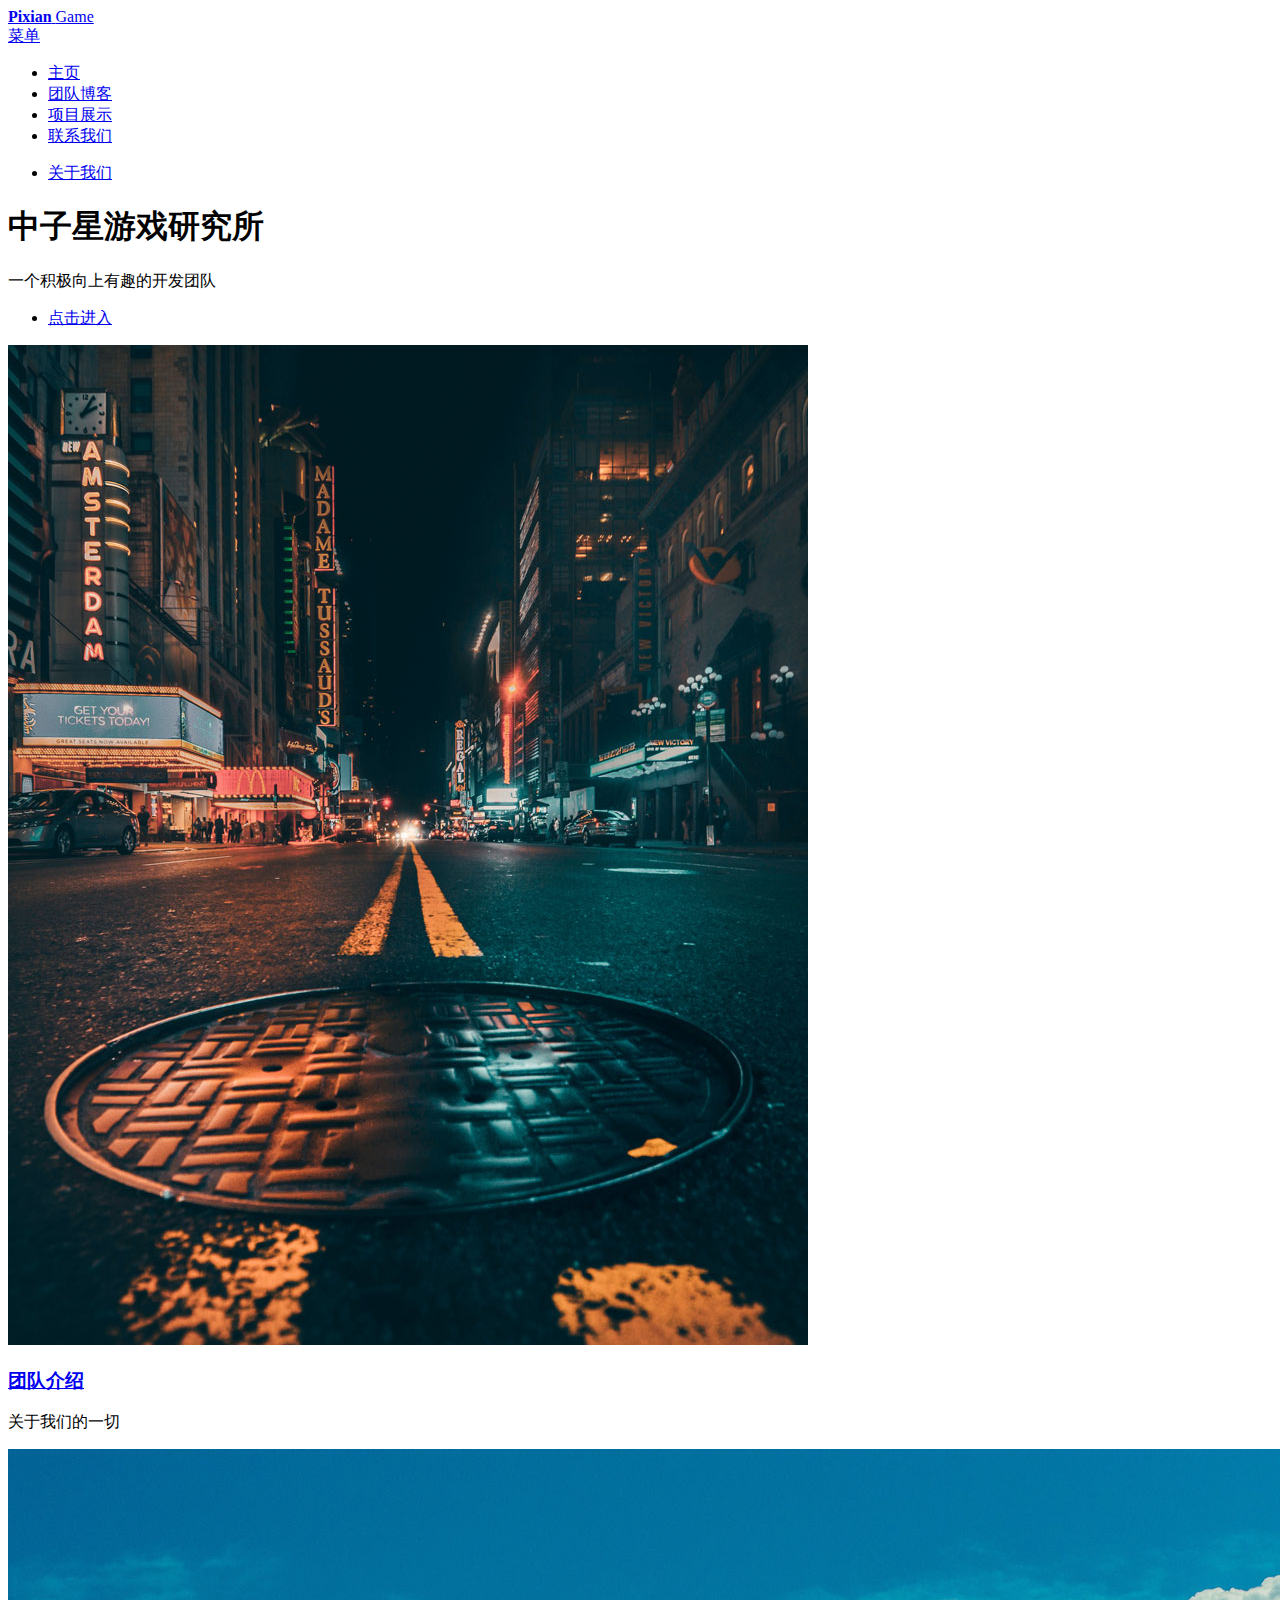
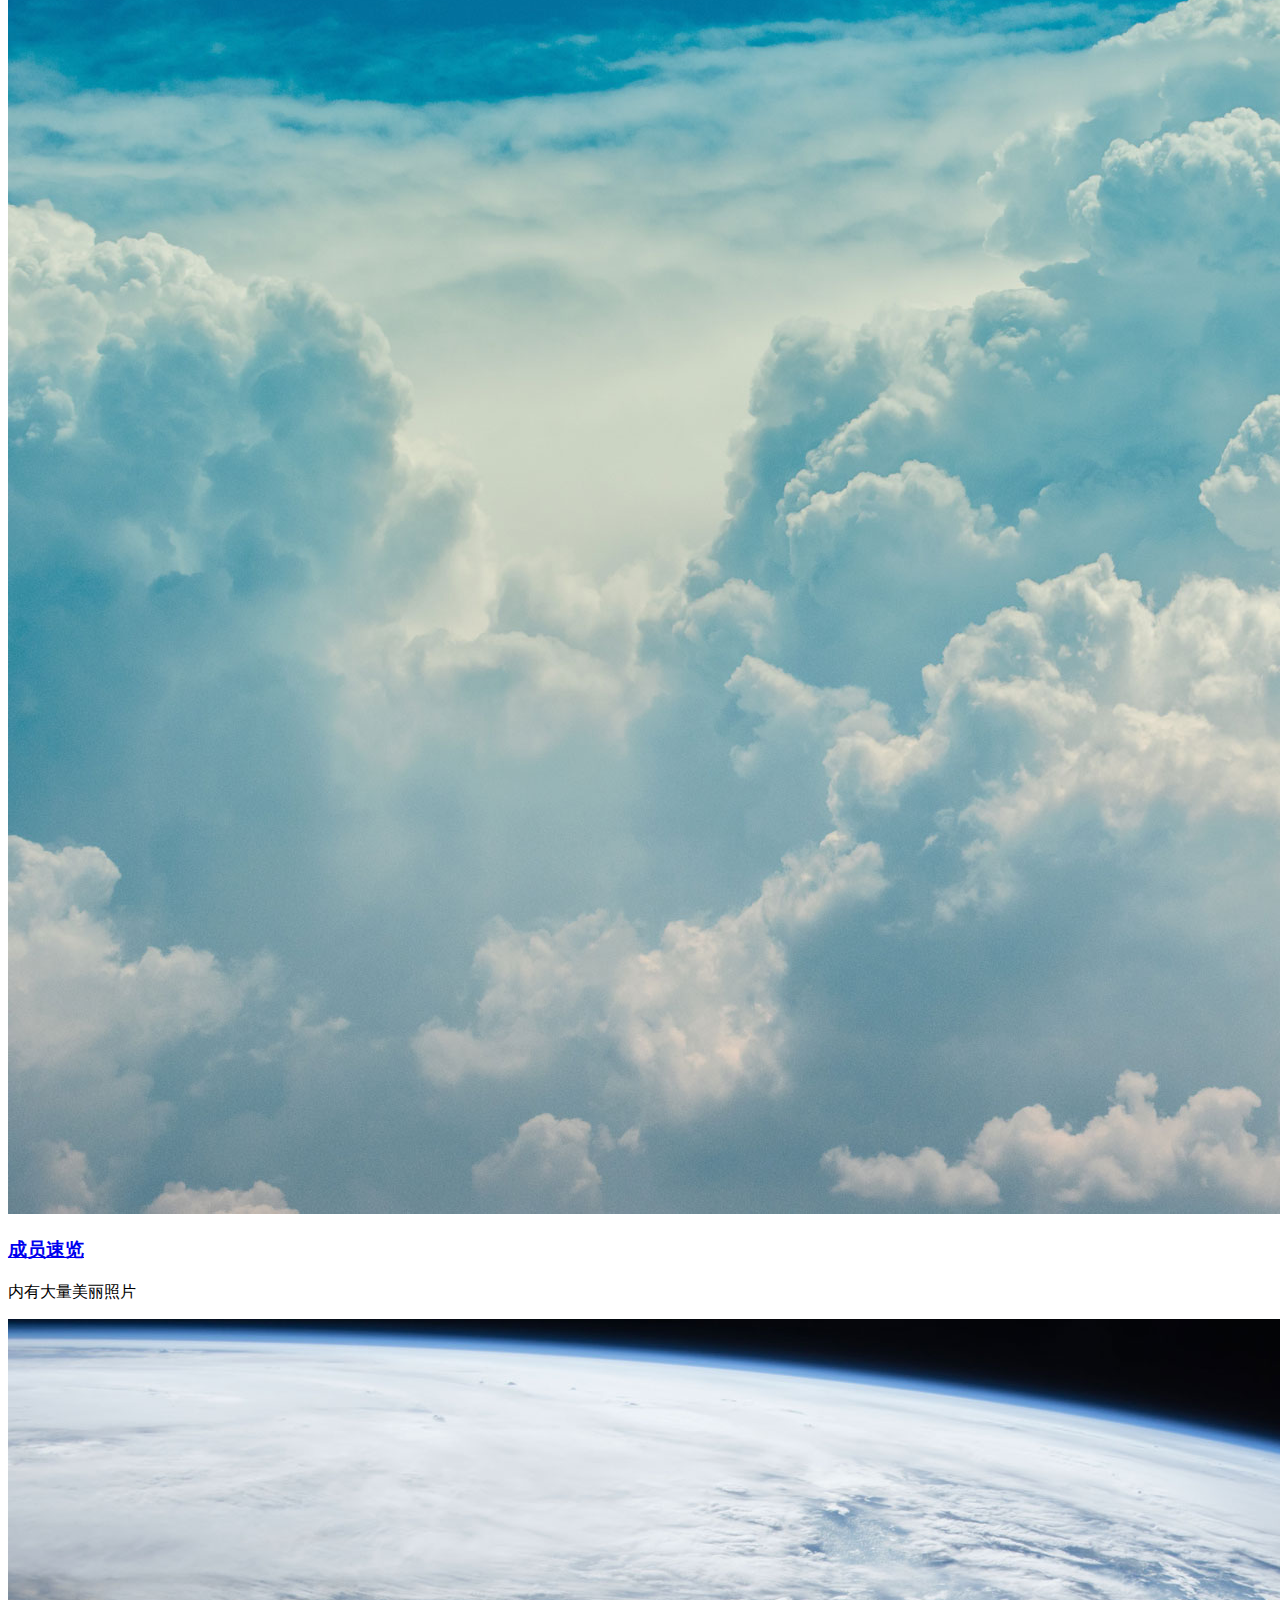
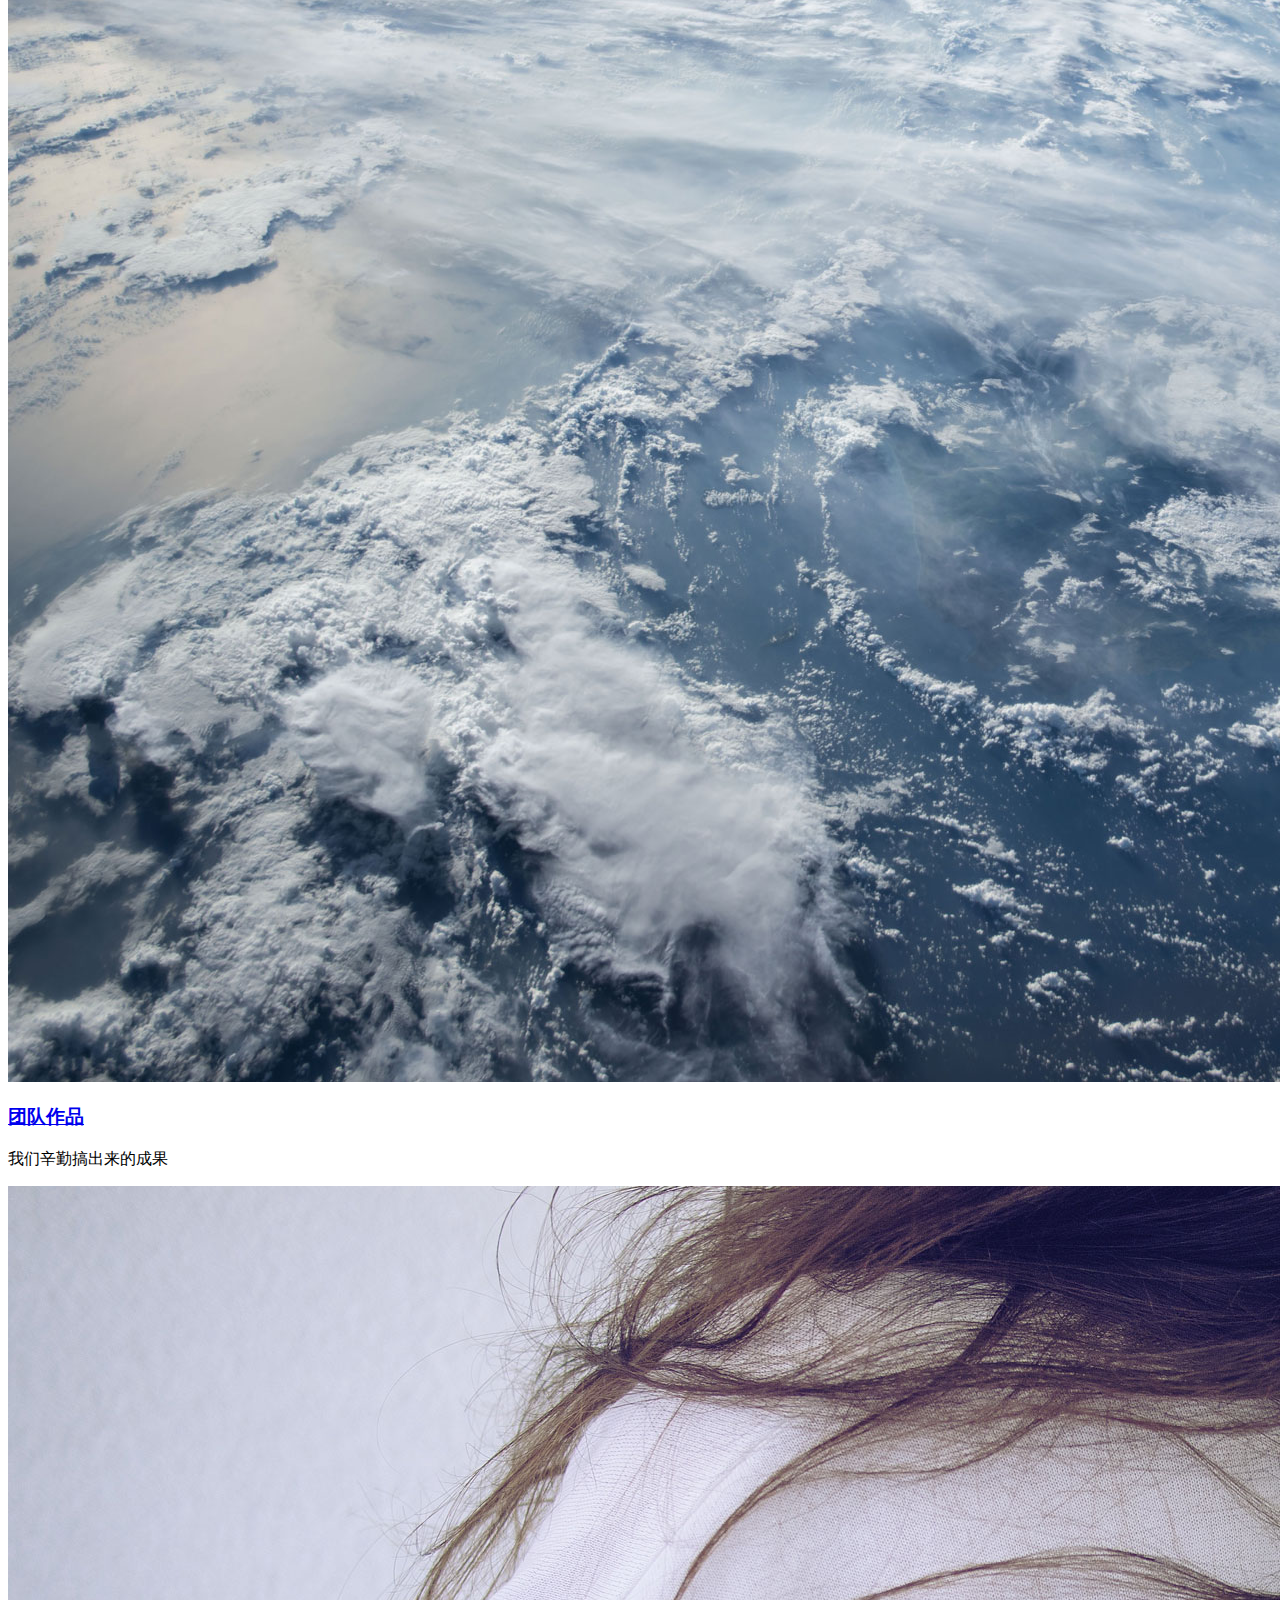
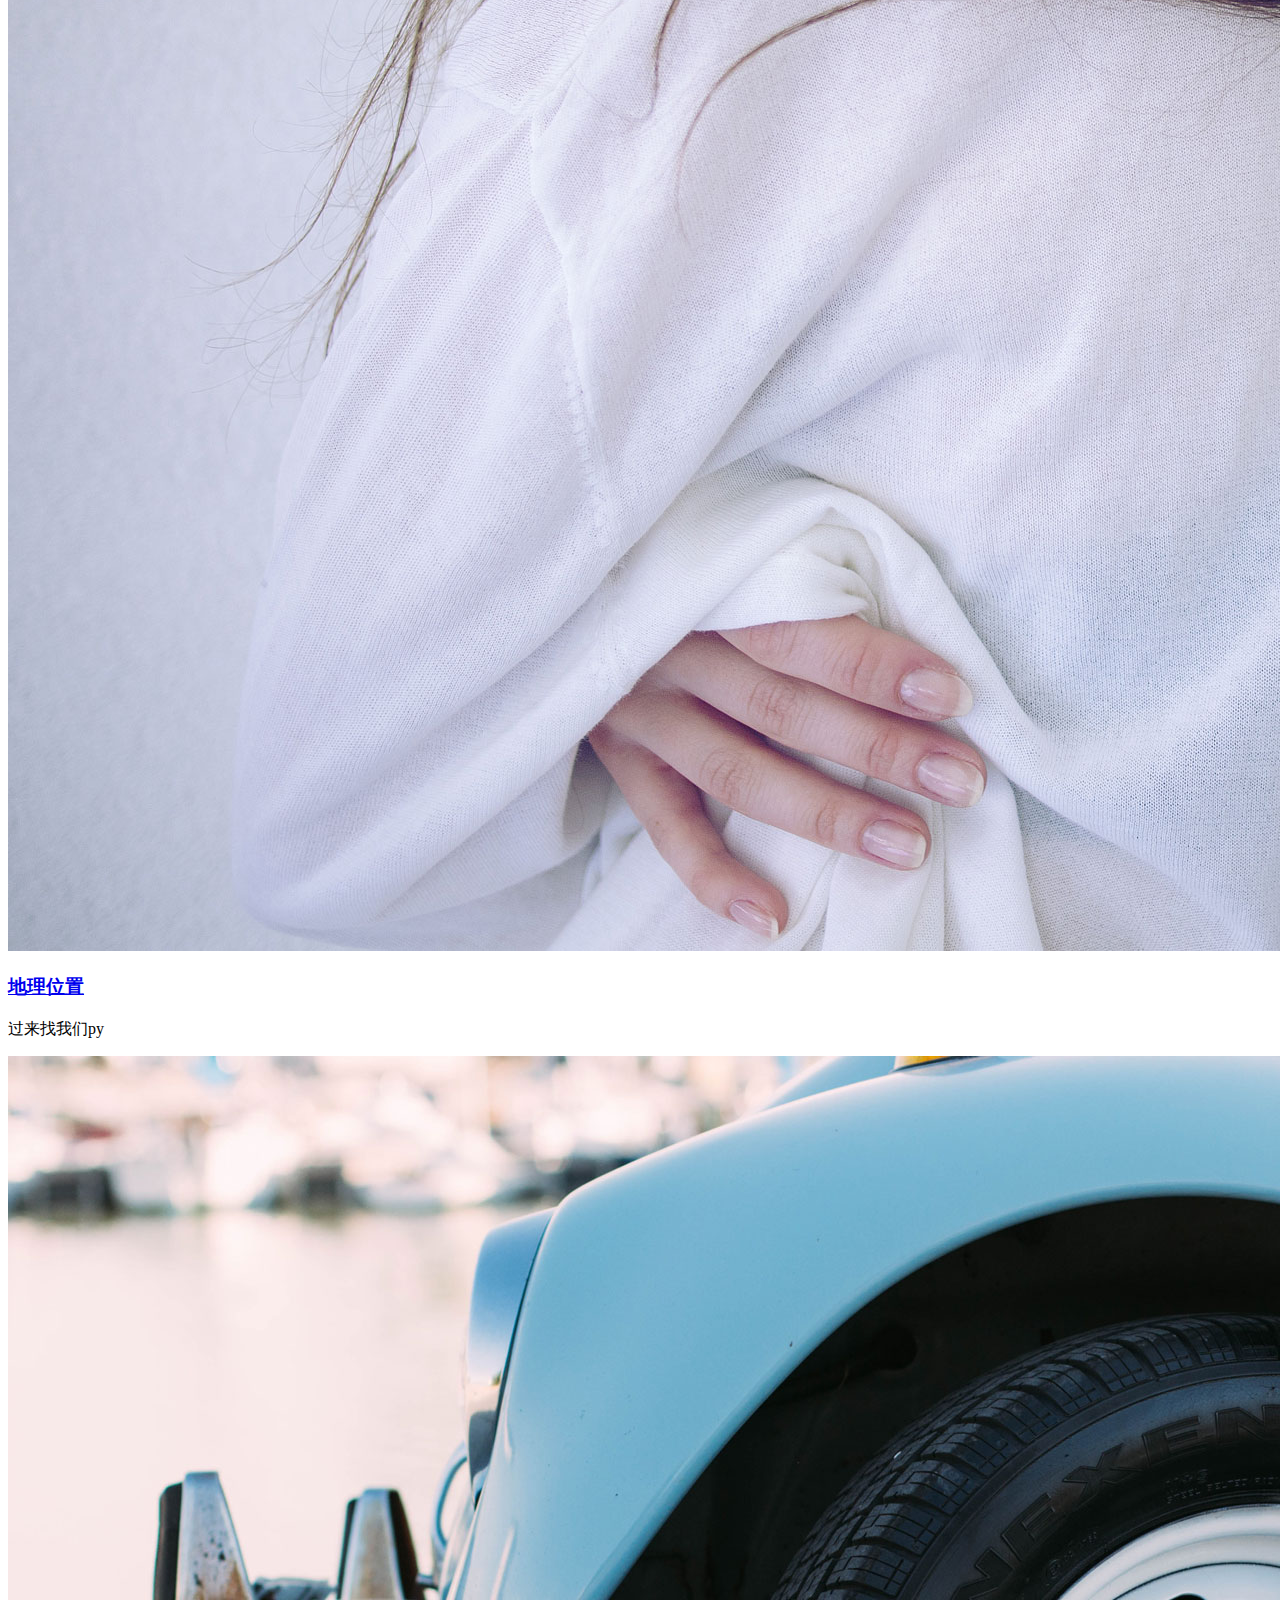
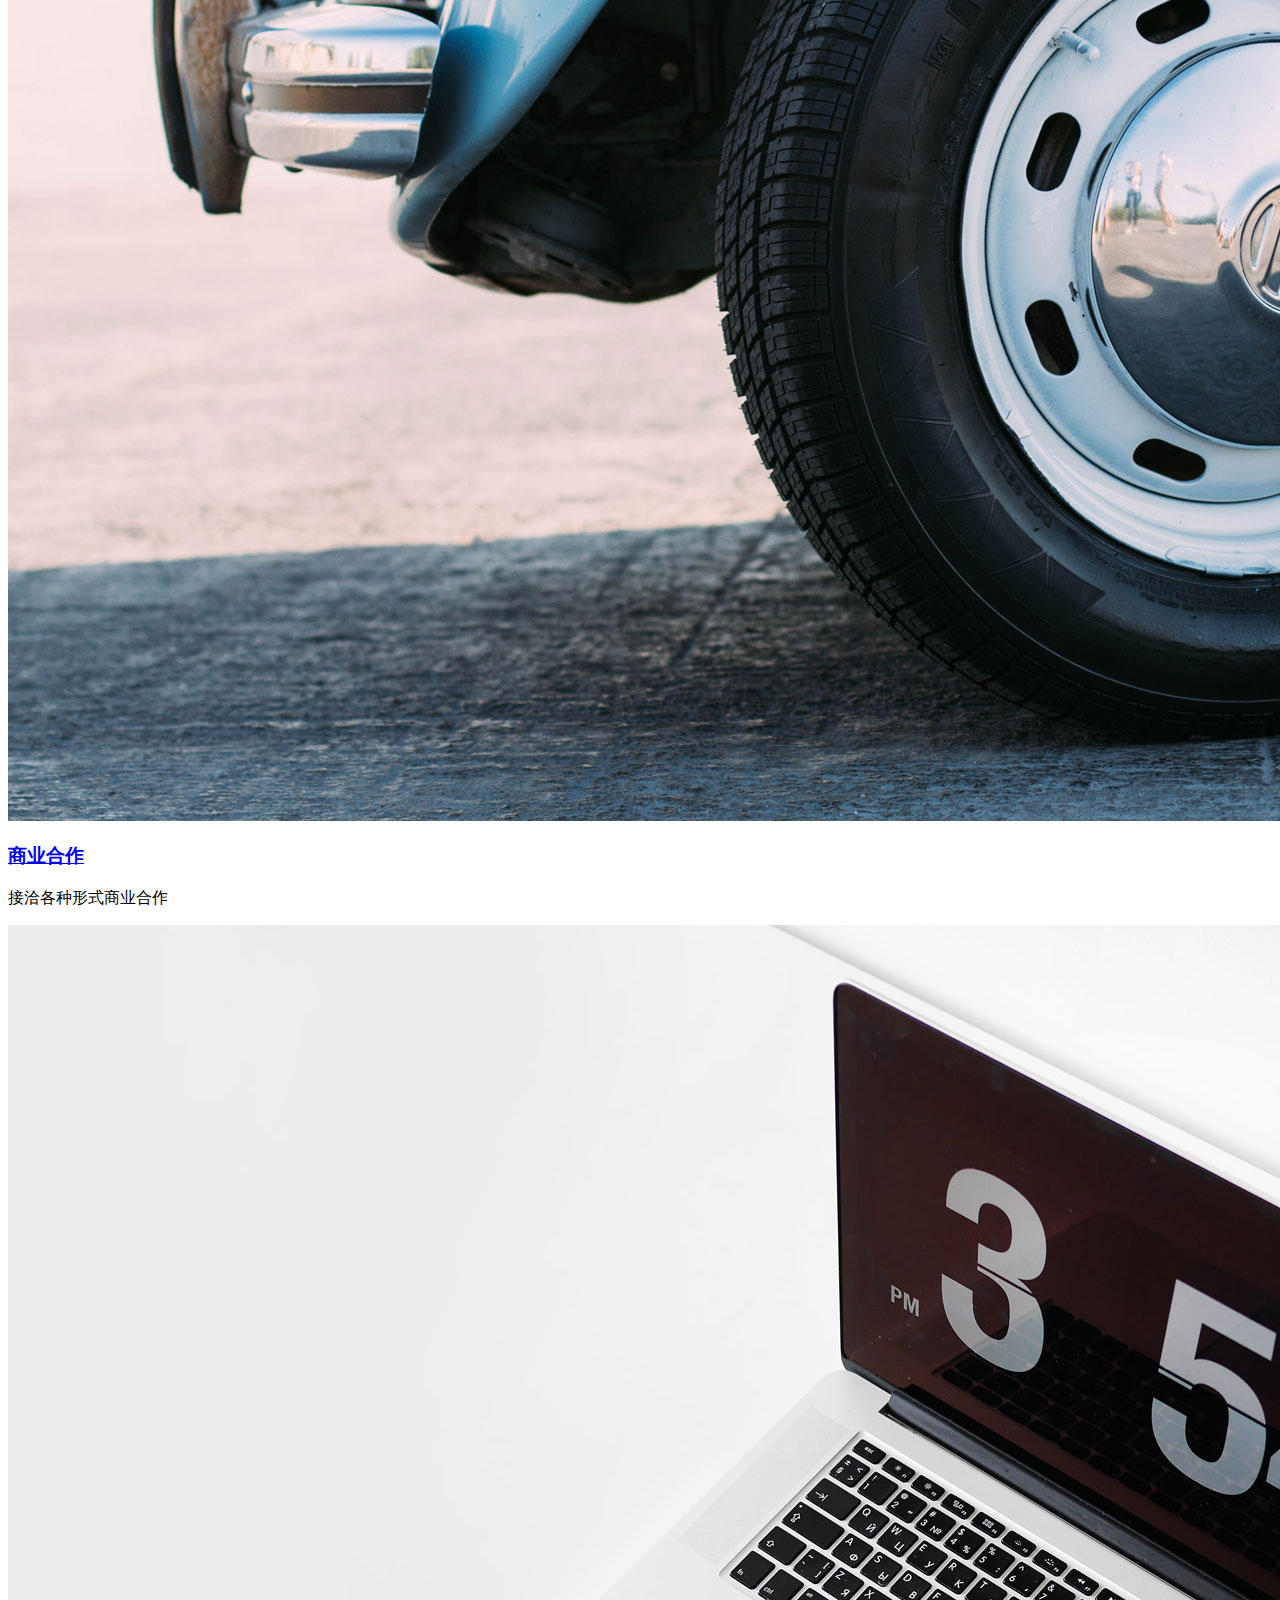
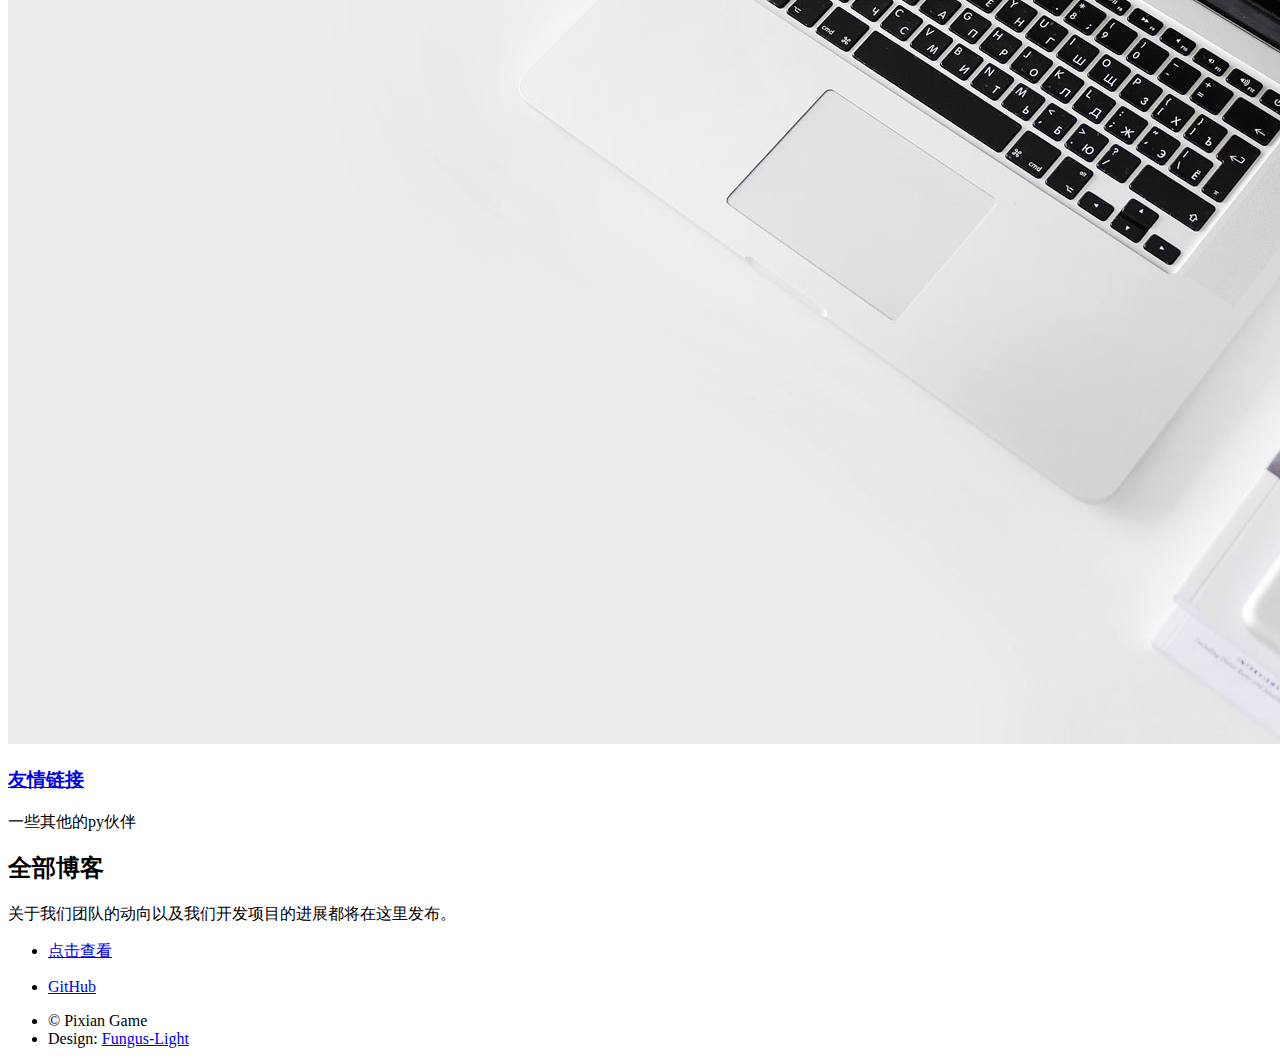
<file: index.html>
<!DOCTYPE HTML>
<html lang="zh-Hans">

	<head>
	<meta charset="utf-8" />
	<meta http-equiv="X-UA-Compatible" content="IE=edge">
	<meta name="viewport" content="width=device-width, initial-scale=1, user-scalable=no" />
	<meta name="description" content="一个在偏远山区开发游戏的团队">
	<meta name="author" content="中子星游戏研究所">
	<meta name="generator" content="Hugo 0.55.1" />
	<title>Pixian-Game</title>
	<!-- Stylesheets -->
	
	<link rel="stylesheet" href="http://pixiangame.cn/css/main.css"/>
	
	

	

	<!-- Custom Fonts -->
	<link href="http://pixiangame.cn/css/font-awesome.min.css" rel="stylesheet" type="text/css">

	
	<link rel="shortcut icon" type="image/x-icon" href="http://pixiangame.cn/favicon.ico">
	<link rel="icon" type="image/x-icon" href="http://pixiangame.cn/favicon.ico">
	

	<!-- HTML5 Shim and Respond.js IE8 support of HTML5 elements and media queries -->
	<!-- WARNING: Respond.js doesn't work if you view the page via file:// -->
	<!--[if lt IE 9]>
	<script src="js/ie/html5shiv.js"></script>
	<script src="js/ie/html5shiv.jsrespond.min.js"></script>
	<![endif]-->
</head>
	<body>

	<!-- Wrapper -->
		<div id="wrapper">

			<!-- Header -->
    <header id="header" class="alt">
        <a href="http://pixiangame.cn/" class="logo"><strong>Pixian</strong> <span>Game</span></a>
        <nav>
            <a href="#menu">菜单</a>
        </nav>
    </header>

<!-- Menu -->
    <nav id="menu">
        <ul class="links">
            
                <li><a href="http://pixiangame.cn/">主页</a></li>
            
                <li><a href="http://pixiangame.cn/blogs">团队博客</a></li>
            
                <li><a href="http://pixiangame.cn/blogs/ipsum">项目展示</a></li>
            
                <li><a href="http://pixiangame.cn/elements.html">联系我们</a></li>
            

        </ul>
        <ul class="actions vertical">
            
                <li><a href="http://pixiangame.cn/blogs" class="button special fit">关于我们</a></li>
            
            
        </ul>
    </nav>

			<!-- Banner -->
    <section id="banner" class="major">
        <div class="inner">
            <header class="major">
                <h1>中子星游戏研究所</h1>
            </header>
            <div class="content">
                <p>一个积极向上有趣的开发团队</p>
                <ul class="actions">
                    <li><a href="#one" class="button next scrolly">点击进入</a></li>
                </ul>
            </div>
        </div>
    </section>

		<!-- Main -->
			<div id="main">

				
					<!-- Header -->
    <section id="one" class="tiles">
        
        <article>
            <span class="image">
                <img src="img/pic01.jpg" alt="" />
            </span>
            <header class="major">
                <h3><a href="http://pixiangame.cn/blogs/aliquam" class="link">团队介绍</a></h3>
                <p>关于我们的一切</p>
            </header>
        </article>
        
        <article>
            <span class="image">
                <img src="img/pic02.jpg" alt="" />
            </span>
            <header class="major">
                <h3><a href="http://pixiangame.cn/blogs/tempus" class="link">成员速览</a></h3>
                <p>内有大量美丽照片</p>
            </header>
        </article>
        
        <article>
            <span class="image">
                <img src="img/pic03.jpg" alt="" />
            </span>
            <header class="major">
                <h3><a href="http://pixiangame.cn/blogs/magna" class="link">团队作品</a></h3>
                <p>我们辛勤搞出来的成果</p>
            </header>
        </article>
        
        <article>
            <span class="image">
                <img src="img/pic04.jpg" alt="" />
            </span>
            <header class="major">
                <h3><a href="http://pixiangame.cn/blogs/ipsum" class="link">地理位置</a></h3>
                <p>过来找我们py</p>
            </header>
        </article>
        
        <article>
            <span class="image">
                <img src="img/pic05.jpg" alt="" />
            </span>
            <header class="major">
                <h3><a href="http://pixiangame.cn/blogs/ipsum" class="link">商业合作</a></h3>
                <p>接洽各种形式商业合作</p>
            </header>
        </article>
        
        <article>
            <span class="image">
                <img src="img/pic06.jpg" alt="" />
            </span>
            <header class="major">
                <h3><a href="http://pixiangame.cn/blogs/ipsum" class="link">友情链接</a></h3>
                <p>一些其他的py伙伴</p>
            </header>
        </article>
        
    </section>
				

				
					<!-- Two -->
    <section id="two">
        <div class="inner">
            <header class="major">
                <h2>全部博客</h2>
            </header>
            <p>关于我们团队的动向以及我们开发项目的进展都将在这里发布。</p>
            <ul class="actions">
                <li><a href="http://pixiangame.cn/blogs" class="button next">点击查看</a></li>
            </ul>
        </div>
    </section>
				

			</div>

		<!-- Contact -->
			

		<!-- Footer -->
			
				<!-- Footer -->
    <footer id="footer">
        <div class="inner">
            <ul class="icons">
                
                    <li><a href="https://www.github.com" class="icon alt fa-github" target="_blank"><span class="label">GitHub</span></a></li>
                
            </ul>
            <ul class="copyright">
                <li>&copy; Pixian Game</li>
                
                <li>Design:  <a href="https://fungus-light.github.io">Fungus-Light</a></li>
                
            </ul>
        </div>
    </footer>

			

		</div>

	<!-- Scripts -->
		<!-- Scripts -->
    <!-- jQuery -->
    <script src="http://pixiangame.cn/js/jquery.min.js"></script>
    <script src="http://pixiangame.cn/js/jquery.scrolly.min.js"></script>
    <script src="http://pixiangame.cn/js/jquery.scrollex.min.js"></script>
    <script src="http://pixiangame.cn/js/skel.min.js"></script>
    <script src="http://pixiangame.cn/js/util.js"></script>

    

    <!-- Main JS -->
    <script src="http://pixiangame.cn/js/main.js"></script>

    

    

	</body>
</html>
</file>
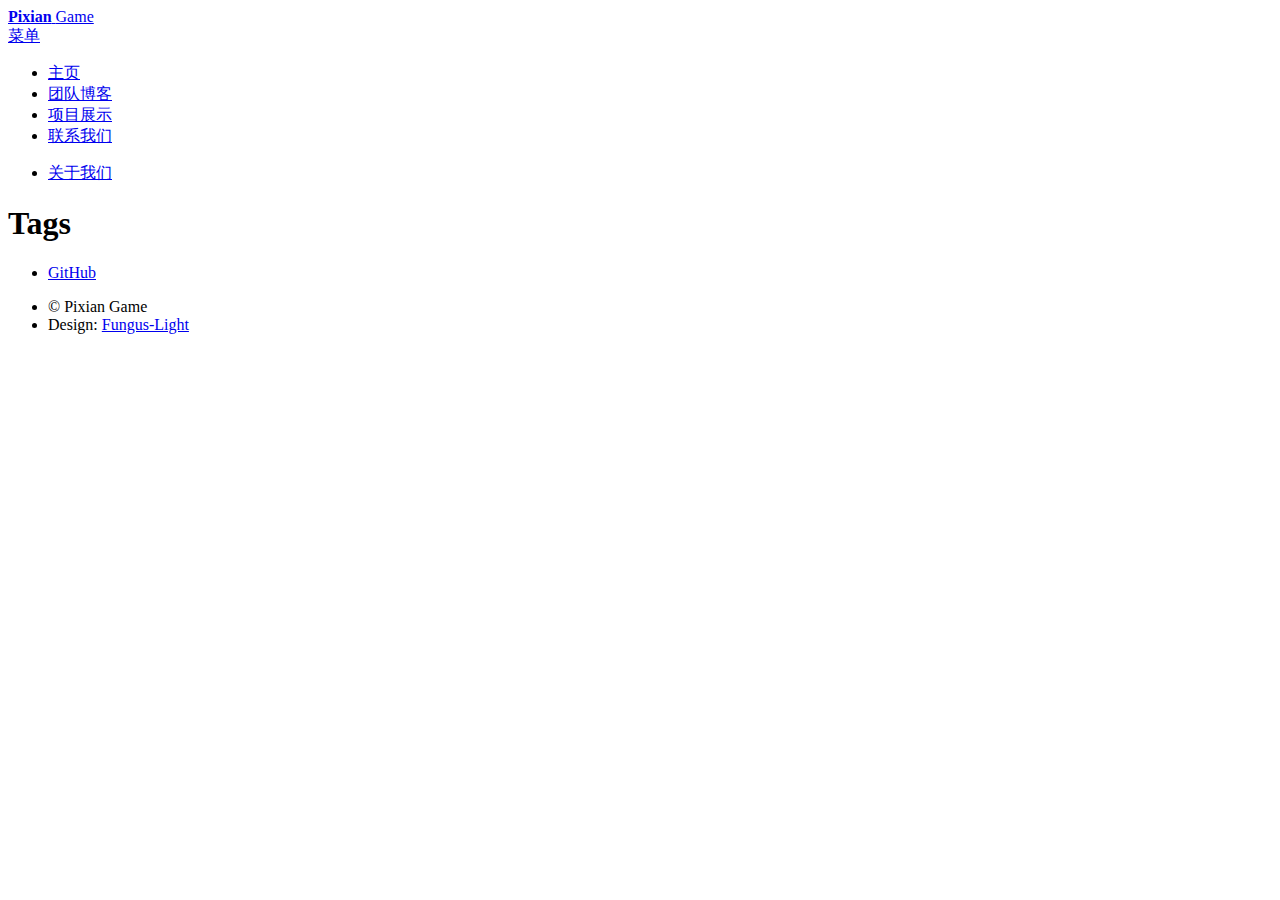
<file: tags/index.html>
<html>
<!-- Header -->
    <head>
	<meta charset="utf-8" />
	<meta http-equiv="X-UA-Compatible" content="IE=edge">
	<meta name="viewport" content="width=device-width, initial-scale=1, user-scalable=no" />
	<meta name="description" content="一个在偏远山区开发游戏的团队">
	<meta name="author" content="中子星游戏研究所">
	<meta name="generator" content="Hugo 0.55.1" />
	<title>Tags &middot; Pixian-Game</title>
	<!-- Stylesheets -->
	
	<link rel="stylesheet" href="http://pixiangame.cn/css/main.css"/>
	
	

	

	<!-- Custom Fonts -->
	<link href="http://pixiangame.cn/css/font-awesome.min.css" rel="stylesheet" type="text/css">

	
	<link rel="shortcut icon" type="image/x-icon" href="http://pixiangame.cn/favicon.ico">
	<link rel="icon" type="image/x-icon" href="http://pixiangame.cn/favicon.ico">
	

	<!-- HTML5 Shim and Respond.js IE8 support of HTML5 elements and media queries -->
	<!-- WARNING: Respond.js doesn't work if you view the page via file:// -->
	<!--[if lt IE 9]>
	<script src="js/ie/html5shiv.js"></script>
	<script src="js/ie/html5shiv.jsrespond.min.js"></script>
	<![endif]-->
</head>

    <body>

    <!-- Wrapper -->
        <div id="wrapper">

        <!-- Header -->
    <header id="header" class="alt">
        <a href="http://pixiangame.cn/" class="logo"><strong>Pixian</strong> <span>Game</span></a>
        <nav>
            <a href="#menu">菜单</a>
        </nav>
    </header>

<!-- Menu -->
    <nav id="menu">
        <ul class="links">
            
                <li><a href="http://pixiangame.cn/">主页</a></li>
            
                <li><a href="http://pixiangame.cn/blogs">团队博客</a></li>
            
                <li><a href="http://pixiangame.cn/blogs/ipsum">项目展示</a></li>
            
                <li><a href="http://pixiangame.cn/elements.html">联系我们</a></li>
            

        </ul>
        <ul class="actions vertical">
            
                <li><a href="http://pixiangame.cn/blogs" class="button special fit">关于我们</a></li>
            
            
        </ul>
    </nav>

        <!-- Main -->
            <div id="main">

                <section id="banner" class="style2">
                    <div class="inner">
			
                        <header class="major">
                            <h1>Tags</h1>
                        </header>
                        <div class="content">
                            
                        </div>
                    </div>
                </section>

                <section id="two" class="spotlights">
                    
                </section>
            </div>
            
        <!-- Footer -->
			
				<!-- Footer -->
    <footer id="footer">
        <div class="inner">
            <ul class="icons">
                
                    <li><a href="https://www.github.com" class="icon alt fa-github" target="_blank"><span class="label">GitHub</span></a></li>
                
            </ul>
            <ul class="copyright">
                <li>&copy; Pixian Game</li>
                
                <li>Design:  <a href="https://fungus-light.github.io">Fungus-Light</a></li>
                
            </ul>
        </div>
    </footer>

            
        
        </div>

    <!-- Scripts -->
        <!-- Scripts -->
    <!-- jQuery -->
    <script src="http://pixiangame.cn/js/jquery.min.js"></script>
    <script src="http://pixiangame.cn/js/jquery.scrolly.min.js"></script>
    <script src="http://pixiangame.cn/js/jquery.scrollex.min.js"></script>
    <script src="http://pixiangame.cn/js/skel.min.js"></script>
    <script src="http://pixiangame.cn/js/util.js"></script>

    

    <!-- Main JS -->
    <script src="http://pixiangame.cn/js/main.js"></script>

    

    
        
    </body>
</html>
</file>
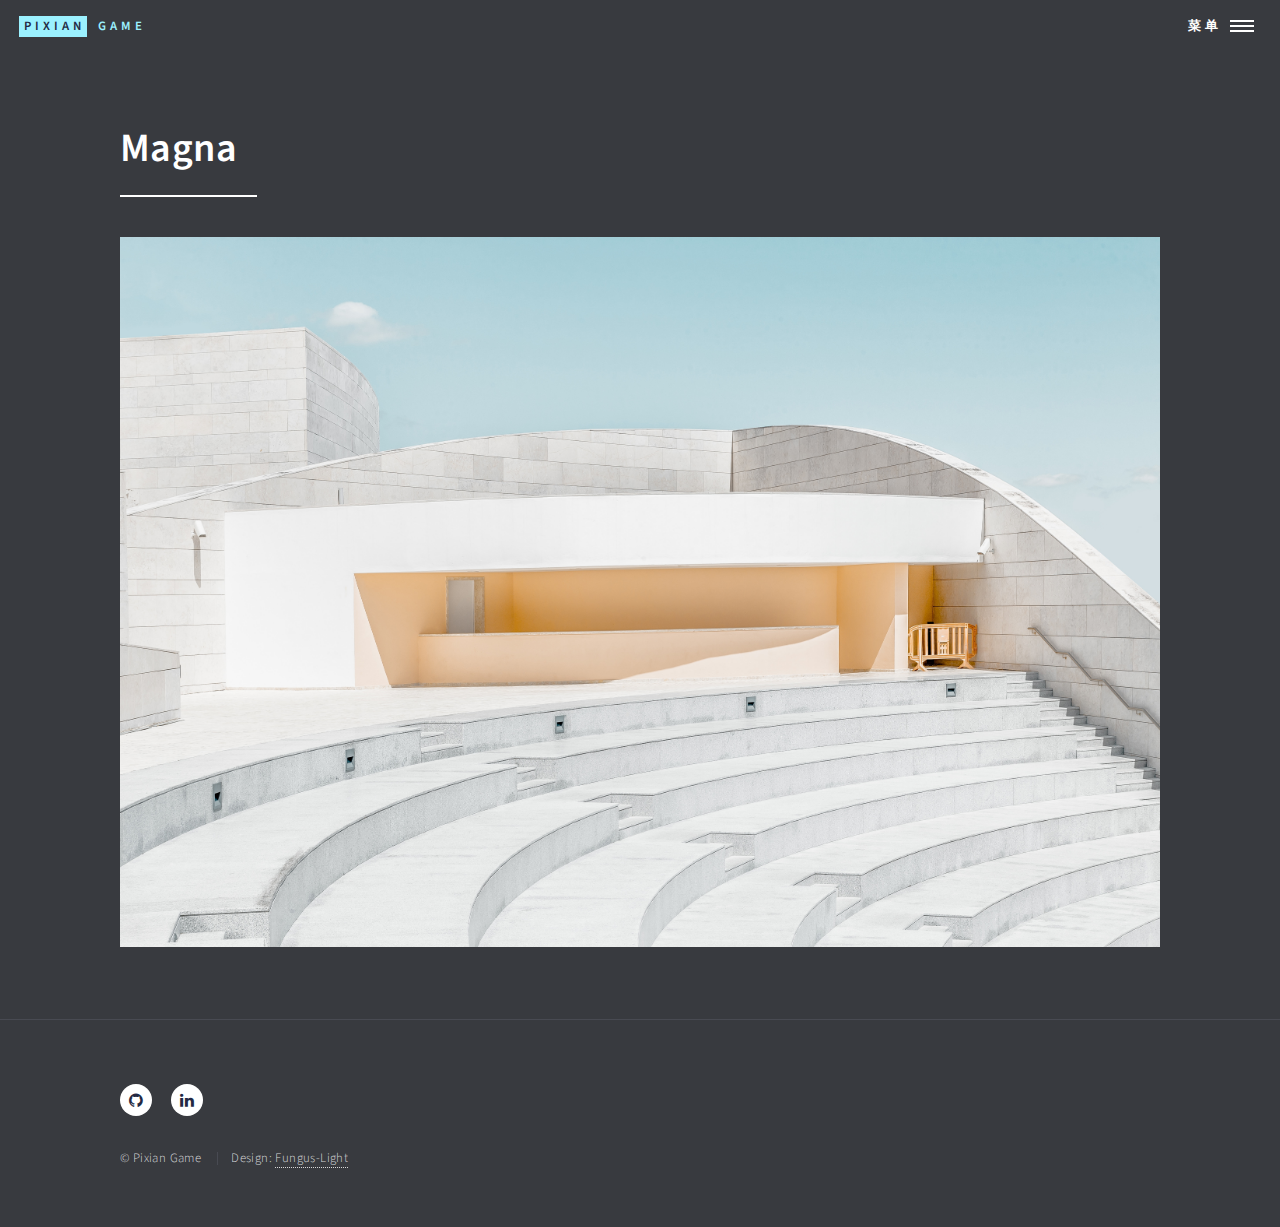
<file: blogs/magna/index.html>
<!DOCTYPE HTML>
<html>

    <head>
	<meta charset="utf-8" />
	<meta http-equiv="X-UA-Compatible" content="IE=edge">
	<meta name="viewport" content="width=device-width, initial-scale=1, user-scalable=no" />
	<meta name="description" content="一个在偏远山区开发游戏的团队">
	<meta name="author" content="Pixian Game">
	<meta name="generator" content="Hugo 0.55.1" />
	<title>Magna &middot; Pixian-Game</title>
	<!-- Stylesheets -->
	
	<link rel="stylesheet" href="https://planetarywood.github.io/css/main.css"/>
	
	

	

	<!-- Custom Fonts -->
	<link href="https://planetarywood.github.io/css/font-awesome.min.css" rel="stylesheet" type="text/css">

	
	<link rel="shortcut icon" type="image/x-icon" href="https://planetarywood.github.io/favicon.ico">
	<link rel="icon" type="image/x-icon" href="https://planetarywood.github.io/favicon.ico">
	

	<!-- HTML5 Shim and Respond.js IE8 support of HTML5 elements and media queries -->
	<!-- WARNING: Respond.js doesn't work if you view the page via file:// -->
	<!--[if lt IE 9]>
	<script src="js/ie/html5shiv.js"></script>
	<script src="js/ie/html5shiv.jsrespond.min.js"></script>
	<![endif]-->
</head>
    <body>

    <!-- Wrapper -->
        <div id="wrapper">

            <!-- Header -->
    <header id="header" class="alt">
        <a href="https://planetarywood.github.io/" class="logo"><strong>Pixian</strong> <span>Game</span></a>
        <nav>
            <a href="#menu">菜单</a>
        </nav>
    </header>

<!-- Menu -->
    <nav id="menu">
        <ul class="links">
            
                <li><a href="https://planetarywood.github.io/">主页</a></li>
            
                <li><a href="https://planetarywood.github.io/blogs">团队博客</a></li>
            
                <li><a href="https://planetarywood.github.io/blogs/ipsum">项目展示</a></li>
            
                <li><a href="https://planetarywood.github.io/elements.html">联系我们</a></li>
            

        </ul>
        <ul class="actions vertical">
            
                <li><a href="https://planetarywood.github.io/blogs" class="button special fit">关于我们</a></li>
            
            
        </ul>
    </nav>

        <!-- Main -->
            <div id="main" class="alt">

                
                    <section id="one">
                        <div class="inner">
                            <header class="major">
                                <h1>Magna</h1>
                            </header>
                            
                                <span class="image main"><img src="/img/blogs/pic09.jpg" alt="" /></span>
                            
                            
                        </div>
                    </section>
            <!-- Disqus Inject -->
                
            </div>
            
        <!-- Footer -->
            
                <!-- Footer -->
    <footer id="footer">
        <div class="inner">
            <ul class="icons">
                
                    <li><a href="https://www.github.com" class="icon alt fa-github" target="_blank"><span class="label">GitHub</span></a></li>
                
                    <li><a href="https://www.linkedin.com" class="icon alt fa-linkedin" target="_blank"><span class="label">LinkedIn</span></a></li>
                
            </ul>
            <ul class="copyright">
                <li>&copy; Pixian Game</li>
                
                <li>Design:  <a href="https://www.html5up.net">Fungus-Light</a></li>
                
            </ul>
        </div>
    </footer>

            
        </div>

    <!-- Scripts -->
        <!-- Scripts -->
    <!-- jQuery -->
    <script src="https://planetarywood.github.io/js/jquery.min.js"></script>
    <script src="https://planetarywood.github.io/js/jquery.scrolly.min.js"></script>
    <script src="https://planetarywood.github.io/js/jquery.scrollex.min.js"></script>
    <script src="https://planetarywood.github.io/js/skel.min.js"></script>
    <script src="https://planetarywood.github.io/js/util.js"></script>

    

    <!-- Main JS -->
    <script src="https://planetarywood.github.io/js/main.js"></script>

    

    

    </body>
</html>
</file>
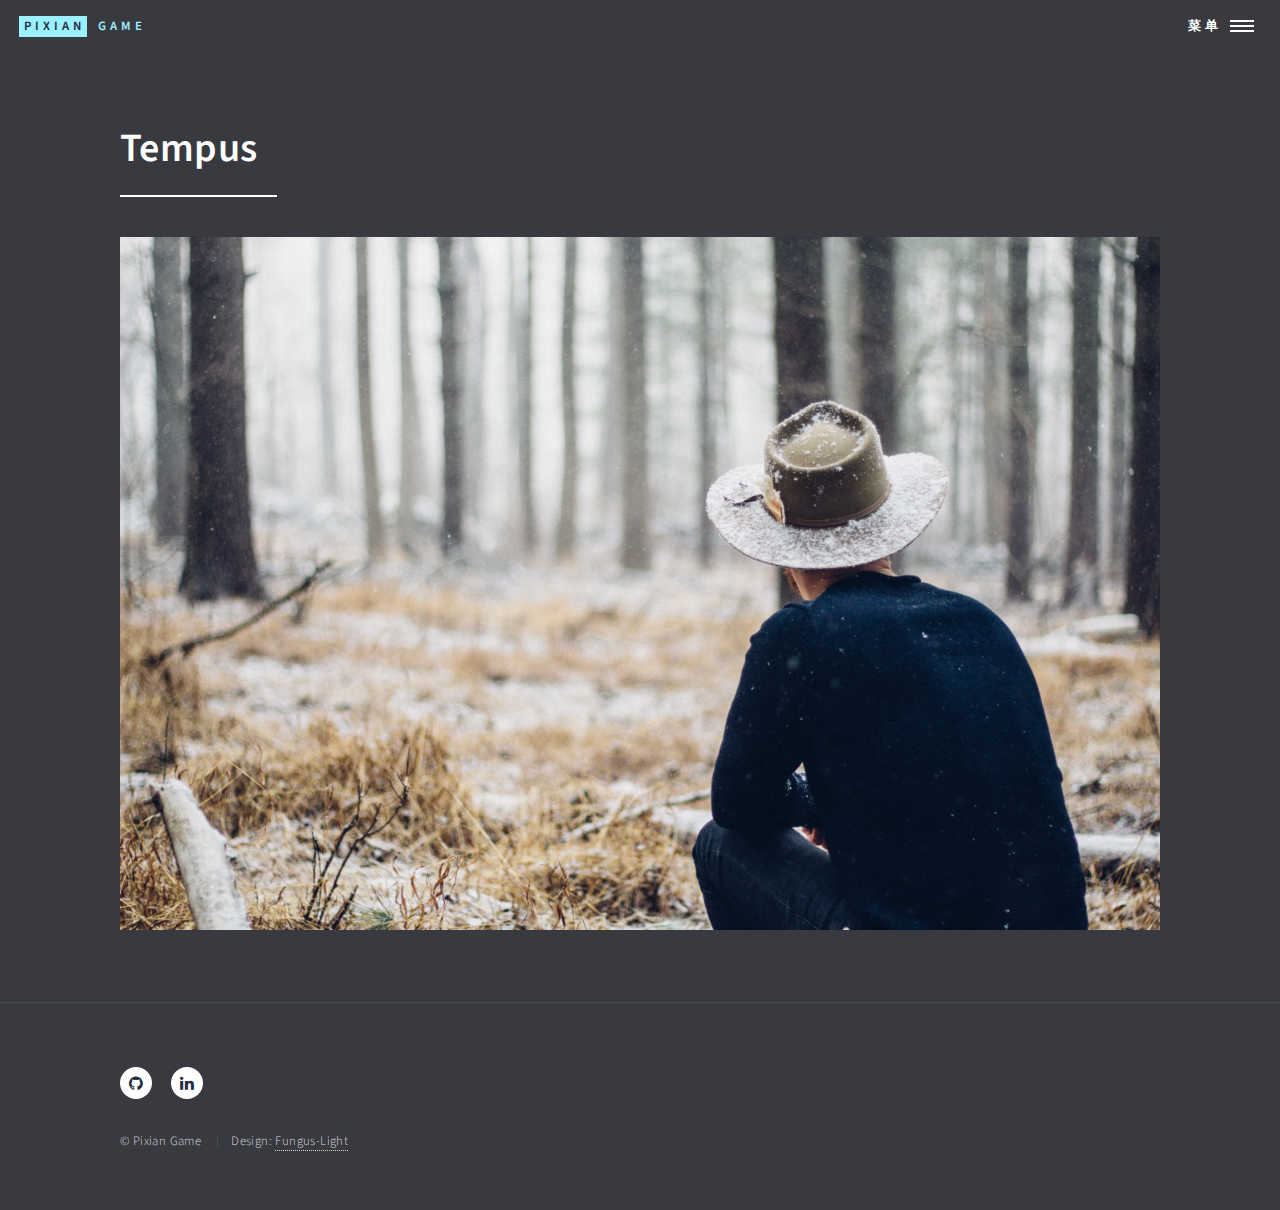
<file: blogs/tempus/index.html>
<!DOCTYPE HTML>
<html>

    <head>
	<meta charset="utf-8" />
	<meta http-equiv="X-UA-Compatible" content="IE=edge">
	<meta name="viewport" content="width=device-width, initial-scale=1, user-scalable=no" />
	<meta name="description" content="一个在偏远山区开发游戏的团队">
	<meta name="author" content="Pixian Game">
	<meta name="generator" content="Hugo 0.55.1" />
	<title>Tempus &middot; Pixian-Game</title>
	<!-- Stylesheets -->
	
	<link rel="stylesheet" href="https://planetarywood.github.io/css/main.css"/>
	
	

	

	<!-- Custom Fonts -->
	<link href="https://planetarywood.github.io/css/font-awesome.min.css" rel="stylesheet" type="text/css">

	
	<link rel="shortcut icon" type="image/x-icon" href="https://planetarywood.github.io/favicon.ico">
	<link rel="icon" type="image/x-icon" href="https://planetarywood.github.io/favicon.ico">
	

	<!-- HTML5 Shim and Respond.js IE8 support of HTML5 elements and media queries -->
	<!-- WARNING: Respond.js doesn't work if you view the page via file:// -->
	<!--[if lt IE 9]>
	<script src="js/ie/html5shiv.js"></script>
	<script src="js/ie/html5shiv.jsrespond.min.js"></script>
	<![endif]-->
</head>
    <body>

    <!-- Wrapper -->
        <div id="wrapper">

            <!-- Header -->
    <header id="header" class="alt">
        <a href="https://planetarywood.github.io/" class="logo"><strong>Pixian</strong> <span>Game</span></a>
        <nav>
            <a href="#menu">菜单</a>
        </nav>
    </header>

<!-- Menu -->
    <nav id="menu">
        <ul class="links">
            
                <li><a href="https://planetarywood.github.io/">主页</a></li>
            
                <li><a href="https://planetarywood.github.io/blogs">团队博客</a></li>
            
                <li><a href="https://planetarywood.github.io/blogs/ipsum">项目展示</a></li>
            
                <li><a href="https://planetarywood.github.io/elements.html">联系我们</a></li>
            

        </ul>
        <ul class="actions vertical">
            
                <li><a href="https://planetarywood.github.io/blogs" class="button special fit">关于我们</a></li>
            
            
        </ul>
    </nav>

        <!-- Main -->
            <div id="main" class="alt">

                
                    <section id="one">
                        <div class="inner">
                            <header class="major">
                                <h1>Tempus</h1>
                            </header>
                            
                                <span class="image main"><img src="/img/blogs/pic08.jpg" alt="" /></span>
                            
                            
                        </div>
                    </section>
            <!-- Disqus Inject -->
                
            </div>
            
        <!-- Footer -->
            
                <!-- Footer -->
    <footer id="footer">
        <div class="inner">
            <ul class="icons">
                
                    <li><a href="https://www.github.com" class="icon alt fa-github" target="_blank"><span class="label">GitHub</span></a></li>
                
                    <li><a href="https://www.linkedin.com" class="icon alt fa-linkedin" target="_blank"><span class="label">LinkedIn</span></a></li>
                
            </ul>
            <ul class="copyright">
                <li>&copy; Pixian Game</li>
                
                <li>Design:  <a href="https://www.html5up.net">Fungus-Light</a></li>
                
            </ul>
        </div>
    </footer>

            
        </div>

    <!-- Scripts -->
        <!-- Scripts -->
    <!-- jQuery -->
    <script src="https://planetarywood.github.io/js/jquery.min.js"></script>
    <script src="https://planetarywood.github.io/js/jquery.scrolly.min.js"></script>
    <script src="https://planetarywood.github.io/js/jquery.scrollex.min.js"></script>
    <script src="https://planetarywood.github.io/js/skel.min.js"></script>
    <script src="https://planetarywood.github.io/js/util.js"></script>

    

    <!-- Main JS -->
    <script src="https://planetarywood.github.io/js/main.js"></script>

    

    

    </body>
</html>
</file>
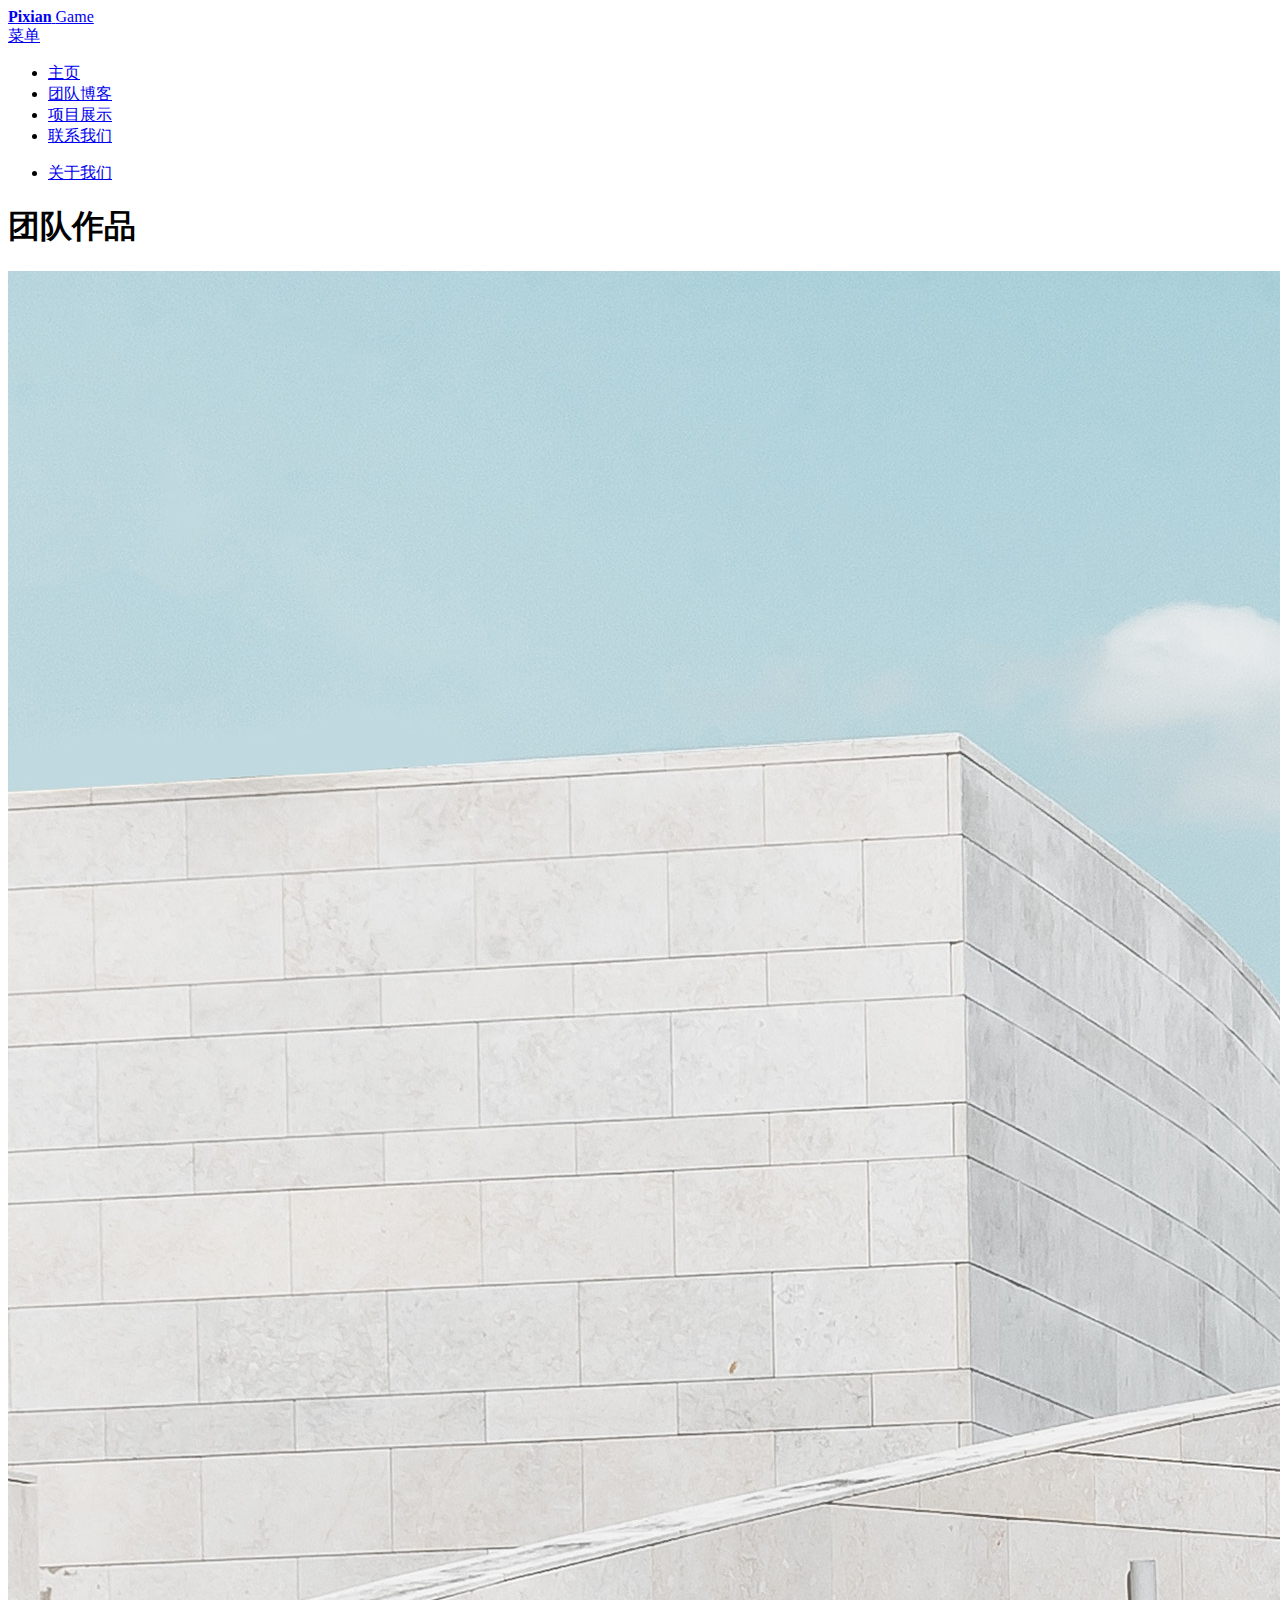
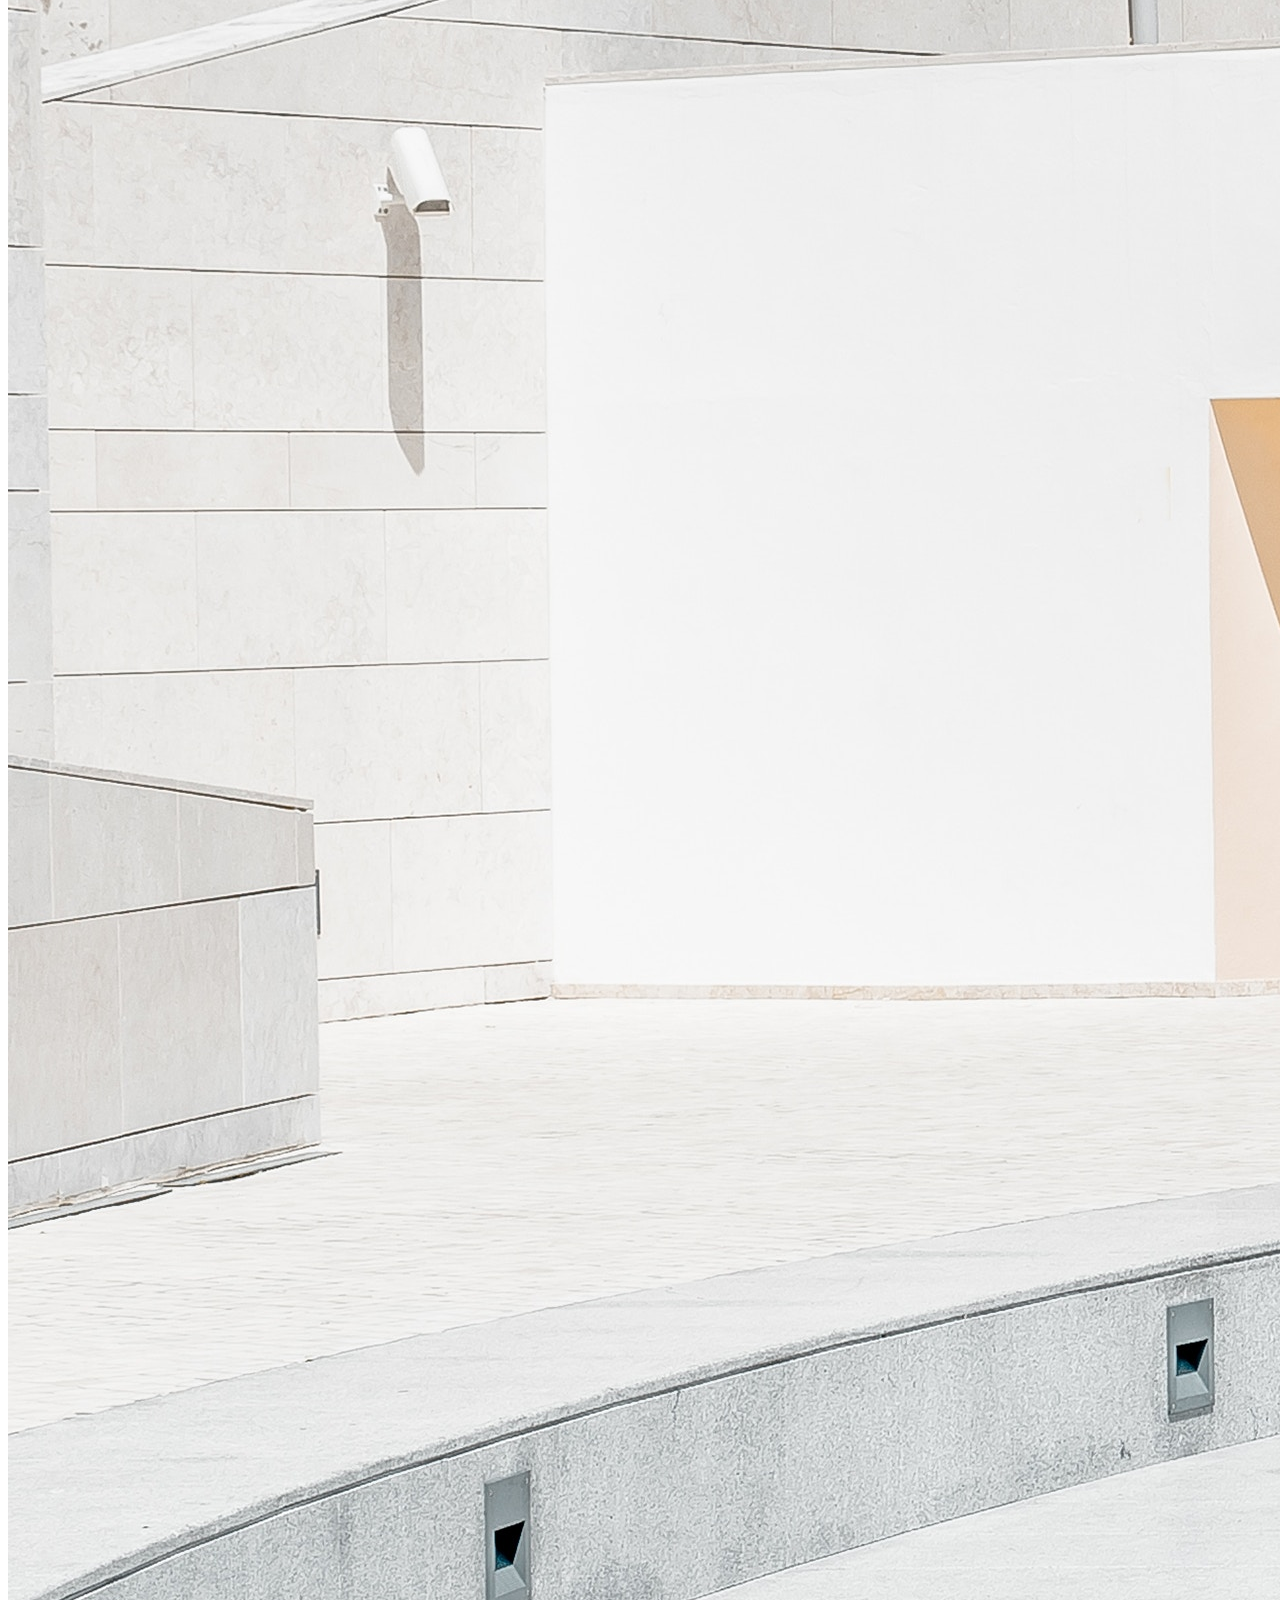
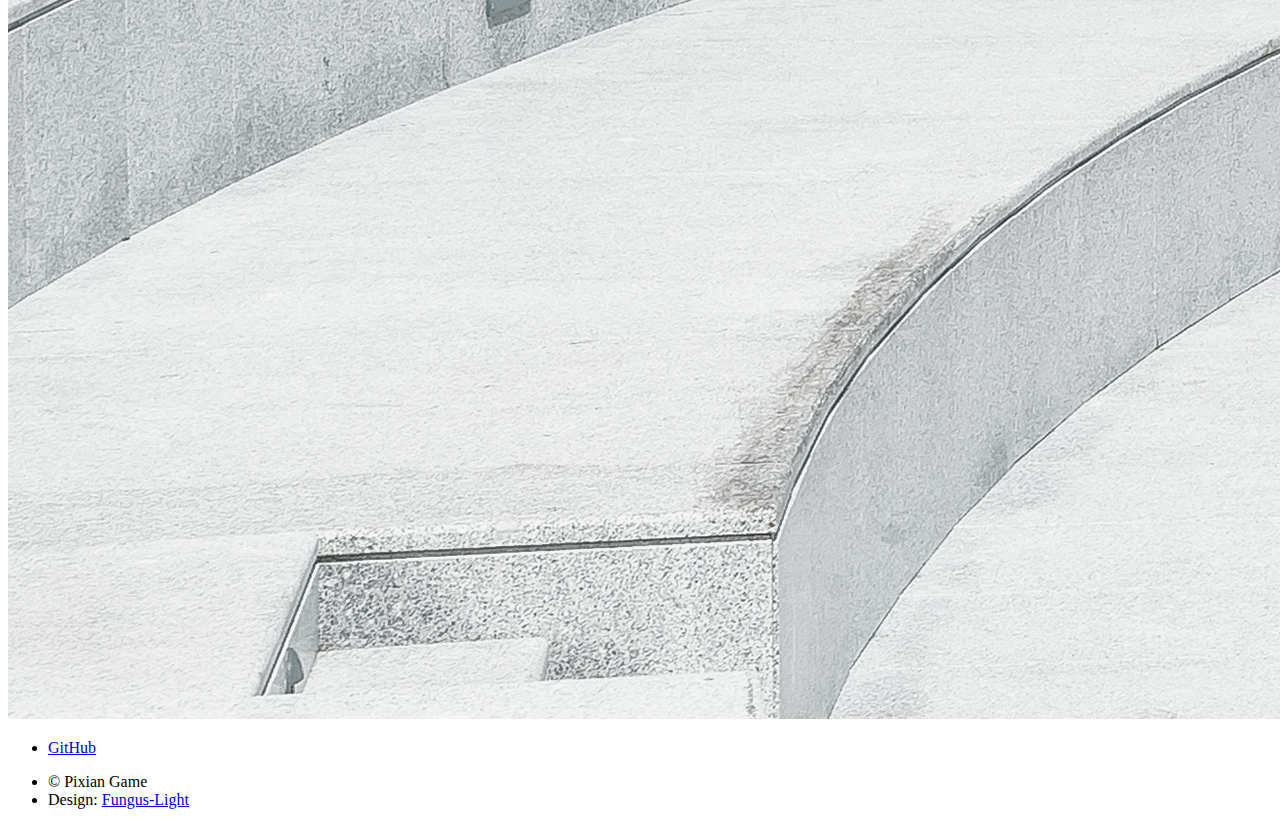
<file: blogs/团队作品/index.html>
<!DOCTYPE HTML>
<html>

    <head>
	<meta charset="utf-8" />
	<meta http-equiv="X-UA-Compatible" content="IE=edge">
	<meta name="viewport" content="width=device-width, initial-scale=1, user-scalable=no" />
	<meta name="description" content="一个在偏远山区开发游戏的团队">
	<meta name="author" content="中子星游戏研究所">
	<meta name="generator" content="Hugo 0.55.1" />
	<title>团队作品 &middot; Pixian-Game</title>
	<!-- Stylesheets -->
	
	<link rel="stylesheet" href="http://pixiangame.cn/css/main.css"/>
	
	

	

	<!-- Custom Fonts -->
	<link href="http://pixiangame.cn/css/font-awesome.min.css" rel="stylesheet" type="text/css">

	
	<link rel="shortcut icon" type="image/x-icon" href="http://pixiangame.cn/favicon.ico">
	<link rel="icon" type="image/x-icon" href="http://pixiangame.cn/favicon.ico">
	

	<!-- HTML5 Shim and Respond.js IE8 support of HTML5 elements and media queries -->
	<!-- WARNING: Respond.js doesn't work if you view the page via file:// -->
	<!--[if lt IE 9]>
	<script src="js/ie/html5shiv.js"></script>
	<script src="js/ie/html5shiv.jsrespond.min.js"></script>
	<![endif]-->
</head>
    <body>

    <!-- Wrapper -->
        <div id="wrapper">

            <!-- Header -->
    <header id="header" class="alt">
        <a href="http://pixiangame.cn/" class="logo"><strong>Pixian</strong> <span>Game</span></a>
        <nav>
            <a href="#menu">菜单</a>
        </nav>
    </header>

<!-- Menu -->
    <nav id="menu">
        <ul class="links">
            
                <li><a href="http://pixiangame.cn/">主页</a></li>
            
                <li><a href="http://pixiangame.cn/blogs">团队博客</a></li>
            
                <li><a href="http://pixiangame.cn/blogs/ipsum">项目展示</a></li>
            
                <li><a href="http://pixiangame.cn/elements.html">联系我们</a></li>
            

        </ul>
        <ul class="actions vertical">
            
                <li><a href="http://pixiangame.cn/blogs" class="button special fit">关于我们</a></li>
            
            
        </ul>
    </nav>

        <!-- Main -->
            <div id="main" class="alt">

                
                    <section id="one">
                        <div class="inner">
                            <header class="major">
                                <h1>团队作品</h1>
                            </header>
                            
                                <span class="image main"><img src="/img/blogs/pic09.jpg" alt="" /></span>
                            
                            
                        </div>
                    </section>
            <!-- Disqus Inject -->
                
            </div>
            
        <!-- Footer -->
            
                <!-- Footer -->
    <footer id="footer">
        <div class="inner">
            <ul class="icons">
                
                    <li><a href="https://www.github.com" class="icon alt fa-github" target="_blank"><span class="label">GitHub</span></a></li>
                
            </ul>
            <ul class="copyright">
                <li>&copy; Pixian Game</li>
                
                <li>Design:  <a href="https://fungus-light.github.io">Fungus-Light</a></li>
                
            </ul>
        </div>
    </footer>

            
        </div>

    <!-- Scripts -->
        <!-- Scripts -->
    <!-- jQuery -->
    <script src="http://pixiangame.cn/js/jquery.min.js"></script>
    <script src="http://pixiangame.cn/js/jquery.scrolly.min.js"></script>
    <script src="http://pixiangame.cn/js/jquery.scrollex.min.js"></script>
    <script src="http://pixiangame.cn/js/skel.min.js"></script>
    <script src="http://pixiangame.cn/js/util.js"></script>

    

    <!-- Main JS -->
    <script src="http://pixiangame.cn/js/main.js"></script>

    

    

    </body>
</html>
</file>
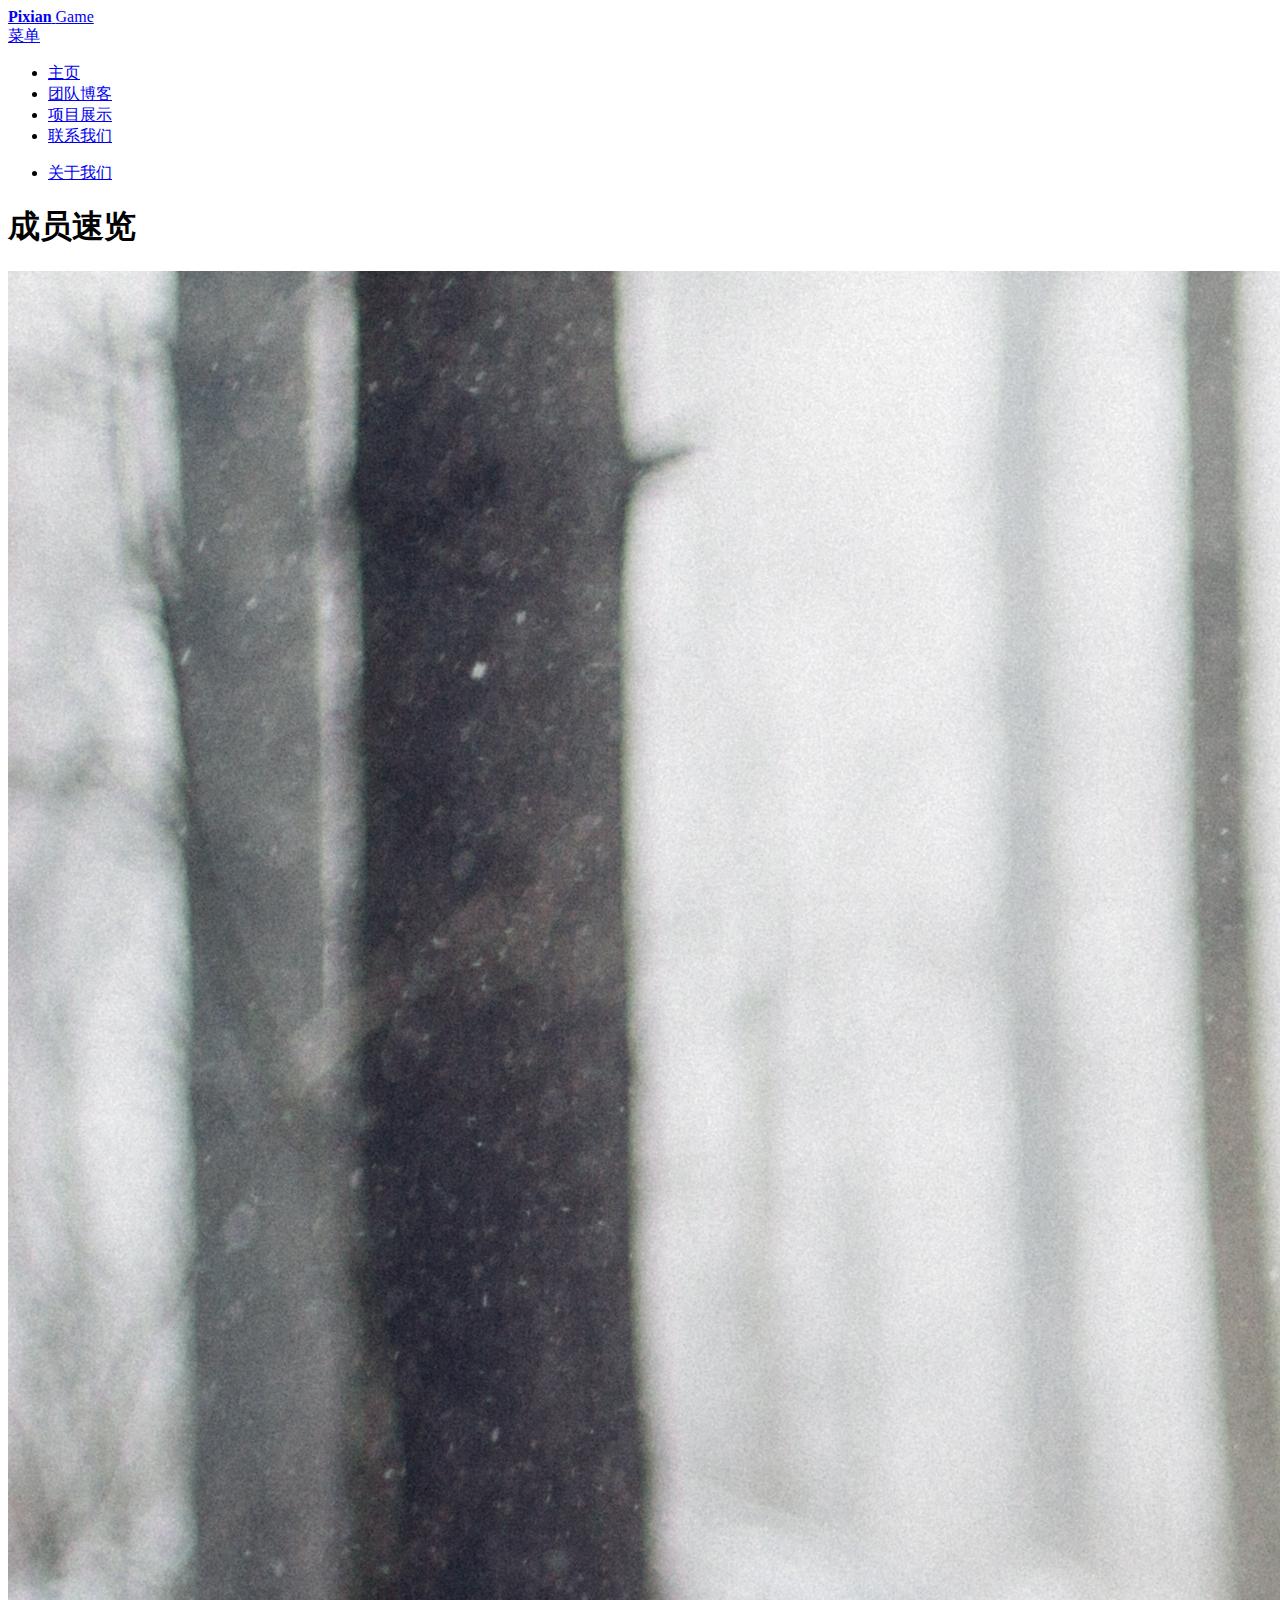
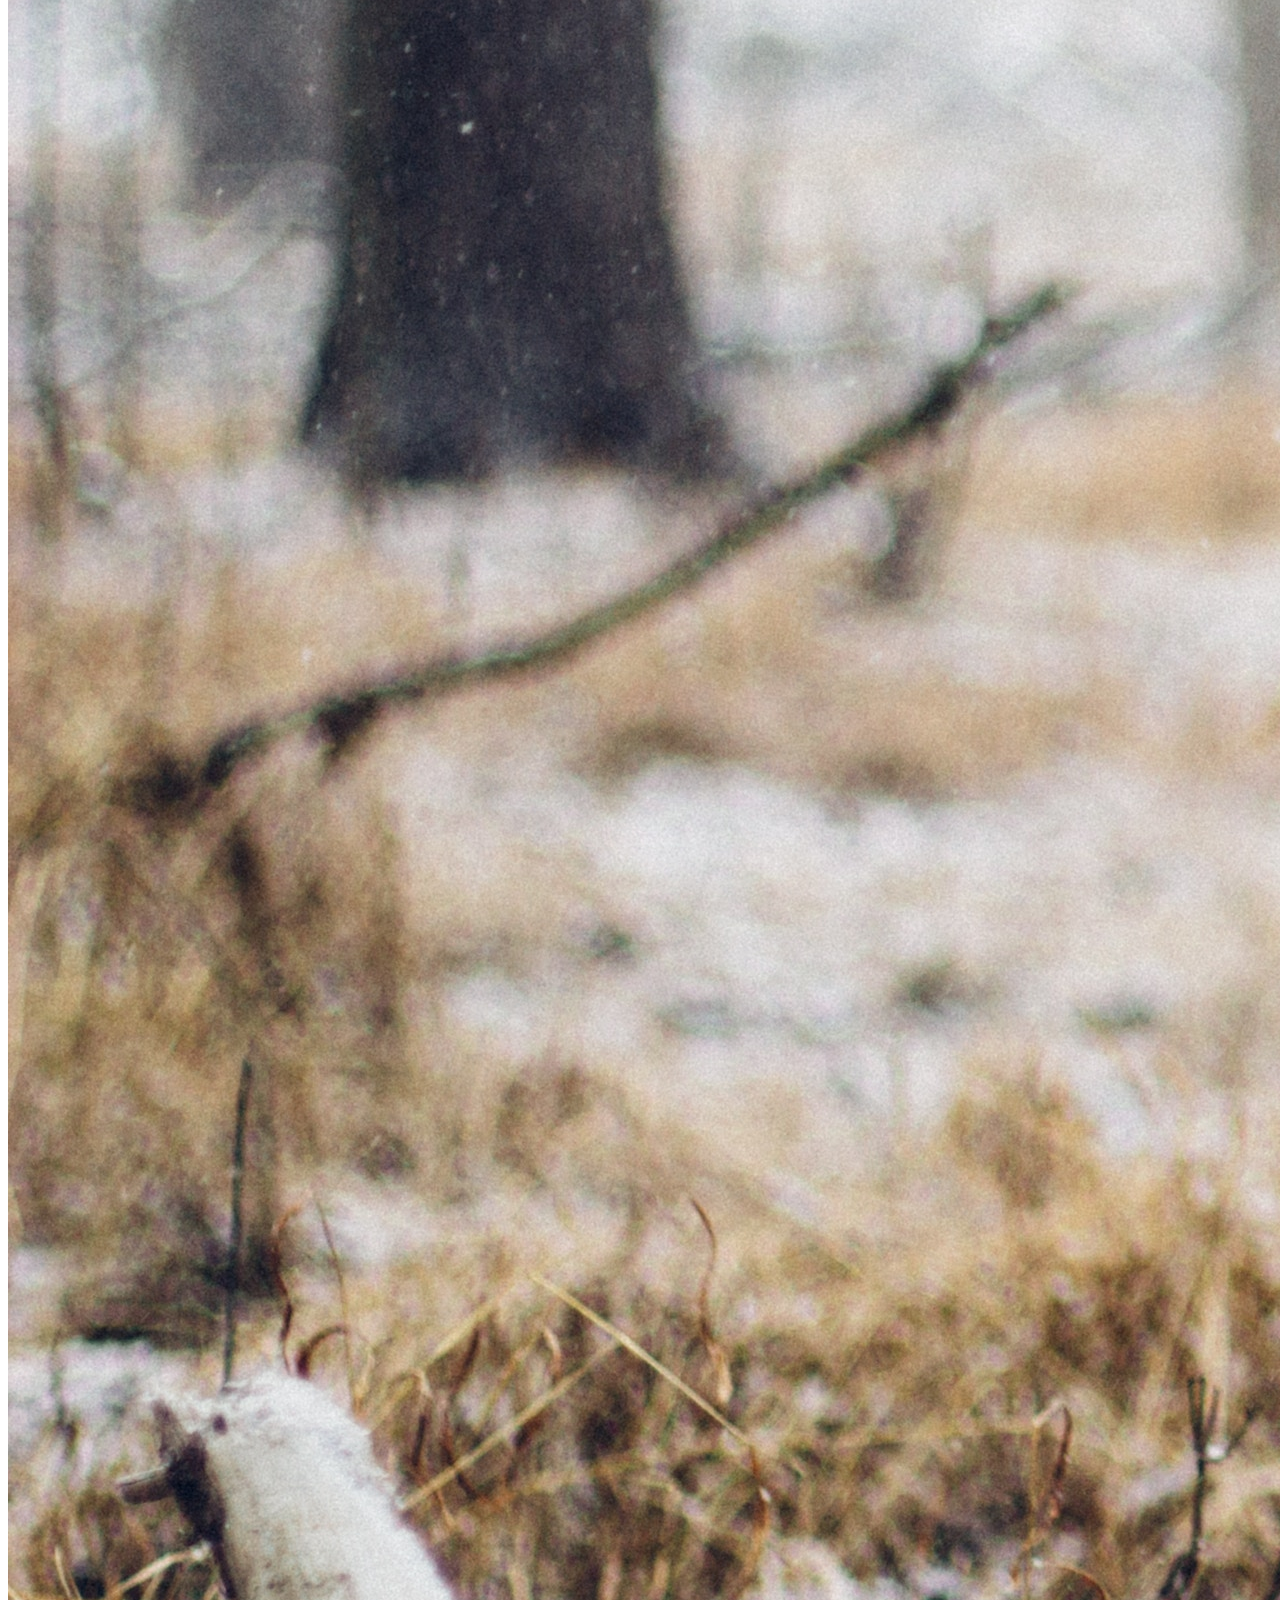
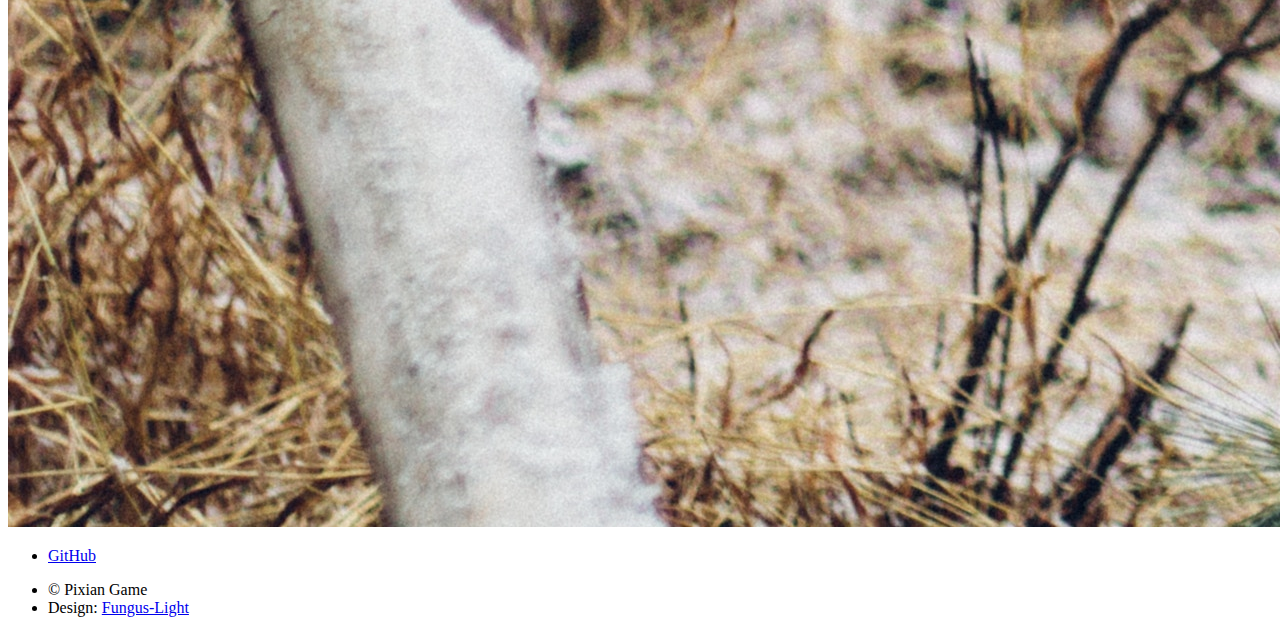
<file: blogs/成员速览/index.html>
<!DOCTYPE HTML>
<html>

    <head>
	<meta charset="utf-8" />
	<meta http-equiv="X-UA-Compatible" content="IE=edge">
	<meta name="viewport" content="width=device-width, initial-scale=1, user-scalable=no" />
	<meta name="description" content="一个在偏远山区开发游戏的团队">
	<meta name="author" content="中子星游戏研究所">
	<meta name="generator" content="Hugo 0.55.1" />
	<title>成员速览 &middot; Pixian-Game</title>
	<!-- Stylesheets -->
	
	<link rel="stylesheet" href="http://pixiangame.cn/css/main.css"/>
	
	

	

	<!-- Custom Fonts -->
	<link href="http://pixiangame.cn/css/font-awesome.min.css" rel="stylesheet" type="text/css">

	
	<link rel="shortcut icon" type="image/x-icon" href="http://pixiangame.cn/favicon.ico">
	<link rel="icon" type="image/x-icon" href="http://pixiangame.cn/favicon.ico">
	

	<!-- HTML5 Shim and Respond.js IE8 support of HTML5 elements and media queries -->
	<!-- WARNING: Respond.js doesn't work if you view the page via file:// -->
	<!--[if lt IE 9]>
	<script src="js/ie/html5shiv.js"></script>
	<script src="js/ie/html5shiv.jsrespond.min.js"></script>
	<![endif]-->
</head>
    <body>

    <!-- Wrapper -->
        <div id="wrapper">

            <!-- Header -->
    <header id="header" class="alt">
        <a href="http://pixiangame.cn/" class="logo"><strong>Pixian</strong> <span>Game</span></a>
        <nav>
            <a href="#menu">菜单</a>
        </nav>
    </header>

<!-- Menu -->
    <nav id="menu">
        <ul class="links">
            
                <li><a href="http://pixiangame.cn/">主页</a></li>
            
                <li><a href="http://pixiangame.cn/blogs">团队博客</a></li>
            
                <li><a href="http://pixiangame.cn/blogs/ipsum">项目展示</a></li>
            
                <li><a href="http://pixiangame.cn/elements.html">联系我们</a></li>
            

        </ul>
        <ul class="actions vertical">
            
                <li><a href="http://pixiangame.cn/blogs" class="button special fit">关于我们</a></li>
            
            
        </ul>
    </nav>

        <!-- Main -->
            <div id="main" class="alt">

                
                    <section id="one">
                        <div class="inner">
                            <header class="major">
                                <h1>成员速览</h1>
                            </header>
                            
                                <span class="image main"><img src="/img/blogs/pic08.jpg" alt="" /></span>
                            
                            
                        </div>
                    </section>
            <!-- Disqus Inject -->
                
            </div>
            
        <!-- Footer -->
            
                <!-- Footer -->
    <footer id="footer">
        <div class="inner">
            <ul class="icons">
                
                    <li><a href="https://www.github.com" class="icon alt fa-github" target="_blank"><span class="label">GitHub</span></a></li>
                
            </ul>
            <ul class="copyright">
                <li>&copy; Pixian Game</li>
                
                <li>Design:  <a href="https://fungus-light.github.io">Fungus-Light</a></li>
                
            </ul>
        </div>
    </footer>

            
        </div>

    <!-- Scripts -->
        <!-- Scripts -->
    <!-- jQuery -->
    <script src="http://pixiangame.cn/js/jquery.min.js"></script>
    <script src="http://pixiangame.cn/js/jquery.scrolly.min.js"></script>
    <script src="http://pixiangame.cn/js/jquery.scrollex.min.js"></script>
    <script src="http://pixiangame.cn/js/skel.min.js"></script>
    <script src="http://pixiangame.cn/js/util.js"></script>

    

    <!-- Main JS -->
    <script src="http://pixiangame.cn/js/main.js"></script>

    

    

    </body>
</html>
</file>
